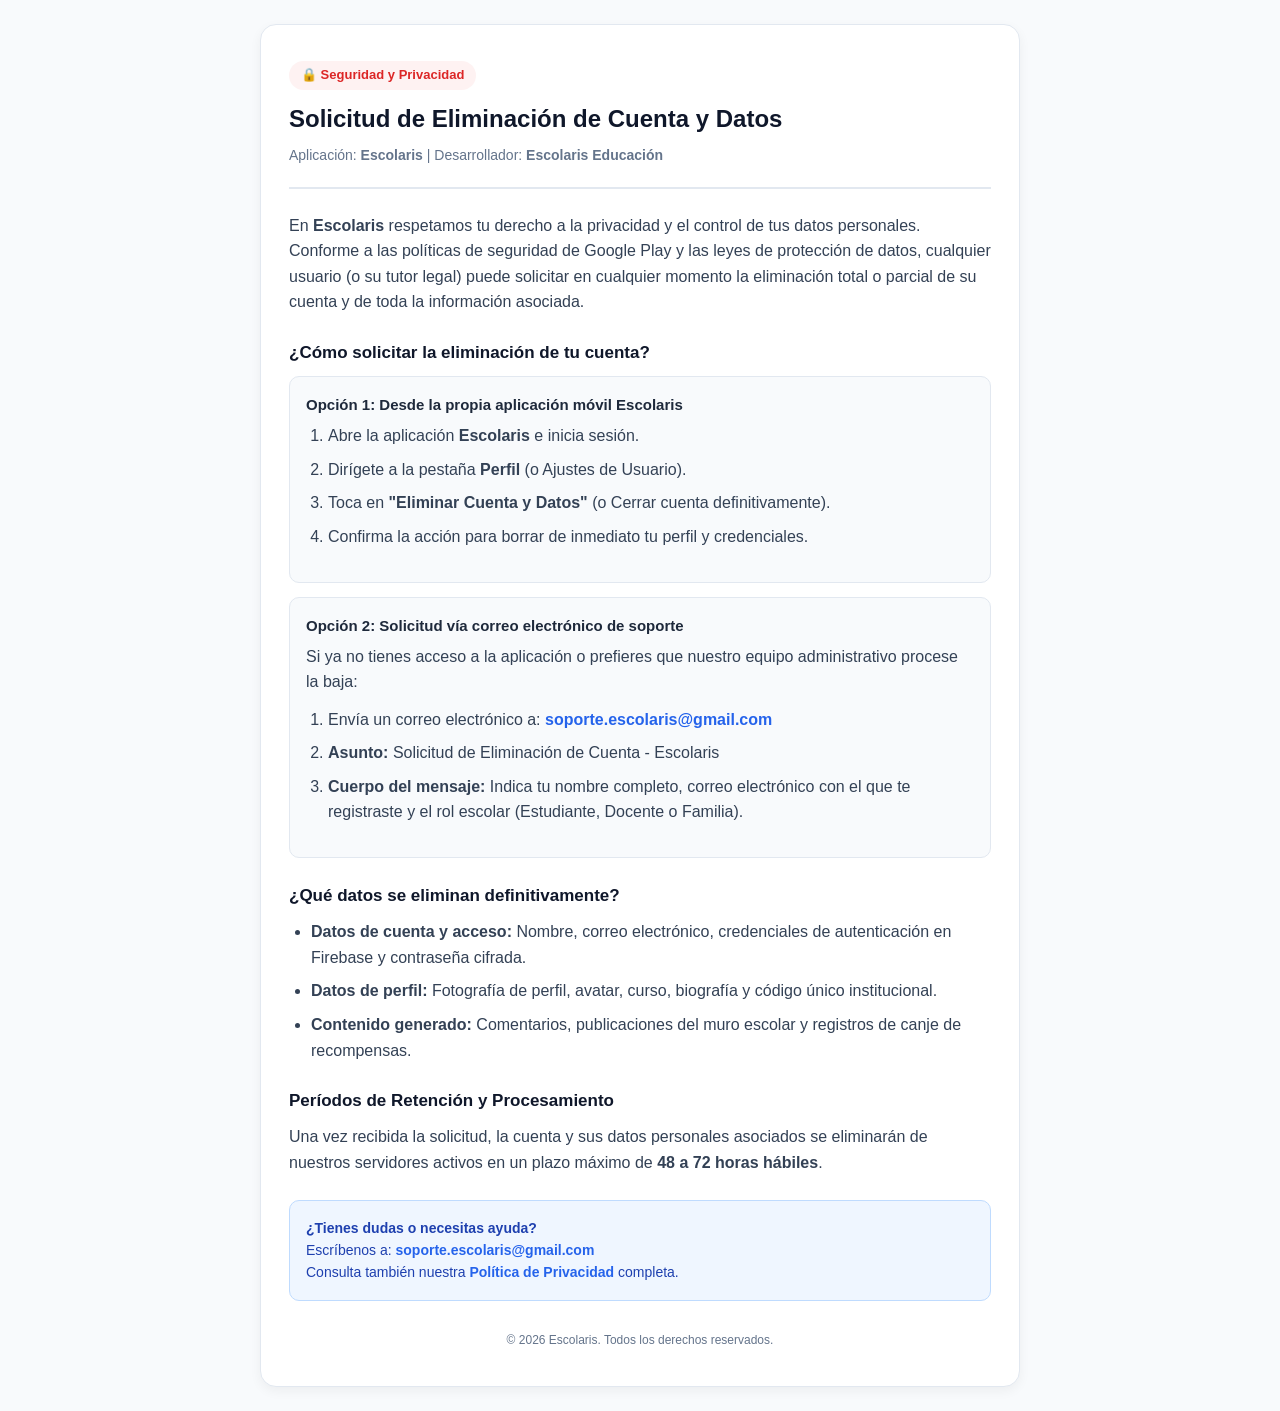
<file: public/delete-account.html>
﻿<!DOCTYPE html>
<html lang="es">
<head>
  <meta charset="UTF-8">
  <meta name="viewport" content="width=device-width, initial-scale=1.0">
  <title>Eliminación de Cuenta y Datos | Escolaris</title>
  <link rel="icon" type="image/png" href="icon-192.png">
  <style>
    :root {
      --primary: #dc2626;
      --primary-hover: #b91c1c;
      --bg: #f8fafc;
      --card-bg: #ffffff;
      --text: #1e293b;
      --text-muted: #64748b;
      --border: #e2e8f0;
    }
    * {
      box-sizing: border-box;
      margin: 0;
      padding: 0;
    }
    body {
      font-family: -apple-system, BlinkMacSystemFont, "Segoe UI", Roboto, Helvetica, Arial, sans-serif;
      background-color: var(--bg);
      color: var(--text);
      line-height: 1.6;
      padding: 24px 16px;
    }
    .container {
      max-width: 760px;
      margin: 0 auto;
      background: var(--card-bg);
      border-radius: 16px;
      border: 1px solid var(--border);
      box-shadow: 0 4px 12px rgba(0, 0, 0, 0.05);
      padding: 36px 28px;
    }
    .header {
      border-bottom: 2px solid var(--border);
      padding-bottom: 20px;
      margin-bottom: 24px;
    }
    .badge {
      display: inline-flex;
      align-items: center;
      gap: 6px;
      background: #fef2f2;
      color: var(--primary);
      padding: 4px 12px;
      border-radius: 9999px;
      font-weight: 700;
      font-size: 13px;
      margin-bottom: 10px;
    }
    h1 {
      font-size: 24px;
      color: #0f172a;
      font-weight: 800;
      margin-bottom: 6px;
    }
    .app-info {
      font-size: 14px;
      color: var(--text-muted);
    }
    h2 {
      font-size: 17px;
      color: #0f172a;
      font-weight: 700;
      margin-top: 24px;
      margin-bottom: 10px;
    }
    p {
      margin-bottom: 12px;
      color: #334155;
    }
    ol, ul {
      margin-bottom: 16px;
      padding-left: 22px;
    }
    li {
      margin-bottom: 8px;
      color: #334155;
    }
    .card-step {
      background: #f8fafc;
      border: 1px solid #e2e8f0;
      border-radius: 10px;
      padding: 16px;
      margin-bottom: 14px;
    }
    .card-step h3 {
      font-size: 15px;
      color: #1e293b;
      margin-bottom: 6px;
    }
    .contact-alert {
      background: #eff6ff;
      border: 1px solid #bfdbfe;
      border-radius: 10px;
      padding: 16px;
      margin-top: 24px;
      font-size: 14px;
      color: #1e40af;
    }
    a {
      color: #2563eb;
      font-weight: 600;
      text-decoration: none;
    }
    a:hover {
      text-decoration: underline;
    }
    footer {
      margin-top: 30px;
      text-align: center;
      font-size: 12px;
      color: var(--text-muted);
    }
  </style>
</head>
<body>
  <div class="container">
    <div class="header">
      <div class="badge">🔒 Seguridad y Privacidad</div>
      <h1>Solicitud de Eliminación de Cuenta y Datos</h1>
      <div class="app-info">Aplicación: <strong>Escolaris</strong> | Desarrollador: <strong>Escolaris Educación</strong></div>
    </div>

    <p>
      En <strong>Escolaris</strong> respetamos tu derecho a la privacidad y el control de tus datos personales. Conforme a las políticas de seguridad de Google Play y las leyes de protección de datos, cualquier usuario (o su tutor legal) puede solicitar en cualquier momento la eliminación total o parcial de su cuenta y de toda la información asociada.
    </p>

    <h2>¿Cómo solicitar la eliminación de tu cuenta?</h2>
    
    <div class="card-step">
      <h3>Opción 1: Desde la propia aplicación móvil Escolaris</h3>
      <ol>
        <li>Abre la aplicación <strong>Escolaris</strong> e inicia sesión.</li>
        <li>Dirígete a la pestaña <strong>Perfil</strong> (o Ajustes de Usuario).</li>
        <li>Toca en <strong>"Eliminar Cuenta y Datos"</strong> (o Cerrar cuenta definitivamente).</li>
        <li>Confirma la acción para borrar de inmediato tu perfil y credenciales.</li>
      </ol>
    </div>

    <div class="card-step">
      <h3>Opción 2: Solicitud vía correo electrónico de soporte</h3>
      <p>Si ya no tienes acceso a la aplicación o prefieres que nuestro equipo administrativo procese la baja:</p>
      <ol>
        <li>Envía un correo electrónico a: <a href="mailto:soporte.escolaris@gmail.com">soporte.escolaris@gmail.com</a></li>
        <li><strong>Asunto:</strong> Solicitud de Eliminación de Cuenta - Escolaris</li>
        <li><strong>Cuerpo del mensaje:</strong> Indica tu nombre completo, correo electrónico con el que te registraste y el rol escolar (Estudiante, Docente o Familia).</li>
      </ol>
    </div>

    <h2>¿Qué datos se eliminan definitivamente?</h2>
    <ul>
      <li><strong>Datos de cuenta y acceso:</strong> Nombre, correo electrónico, credenciales de autenticación en Firebase y contraseña cifrada.</li>
      <li><strong>Datos de perfil:</strong> Fotografía de perfil, avatar, curso, biografía y código único institucional.</li>
      <li><strong>Contenido generado:</strong> Comentarios, publicaciones del muro escolar y registros de canje de recompensas.</li>
    </ul>

    <h2>Períodos de Retención y Procesamiento</h2>
    <p>
      Una vez recibida la solicitud, la cuenta y sus datos personales asociados se eliminarán de nuestros servidores activos en un plazo máximo de <strong>48 a 72 horas hábiles</strong>.
    </p>

    <div class="contact-alert">
      <strong>¿Tienes dudas o necesitas ayuda?</strong><br>
      Escríbenos a: <a href="mailto:soporte.escolaris@gmail.com">soporte.escolaris@gmail.com</a><br>
      Consulta también nuestra <a href="privacy.html">Política de Privacidad</a> completa.
    </div>

    <footer>
      &copy; 2026 Escolaris. Todos los derechos reservados.
    </footer>
  </div>
</body>
</html>
</file>
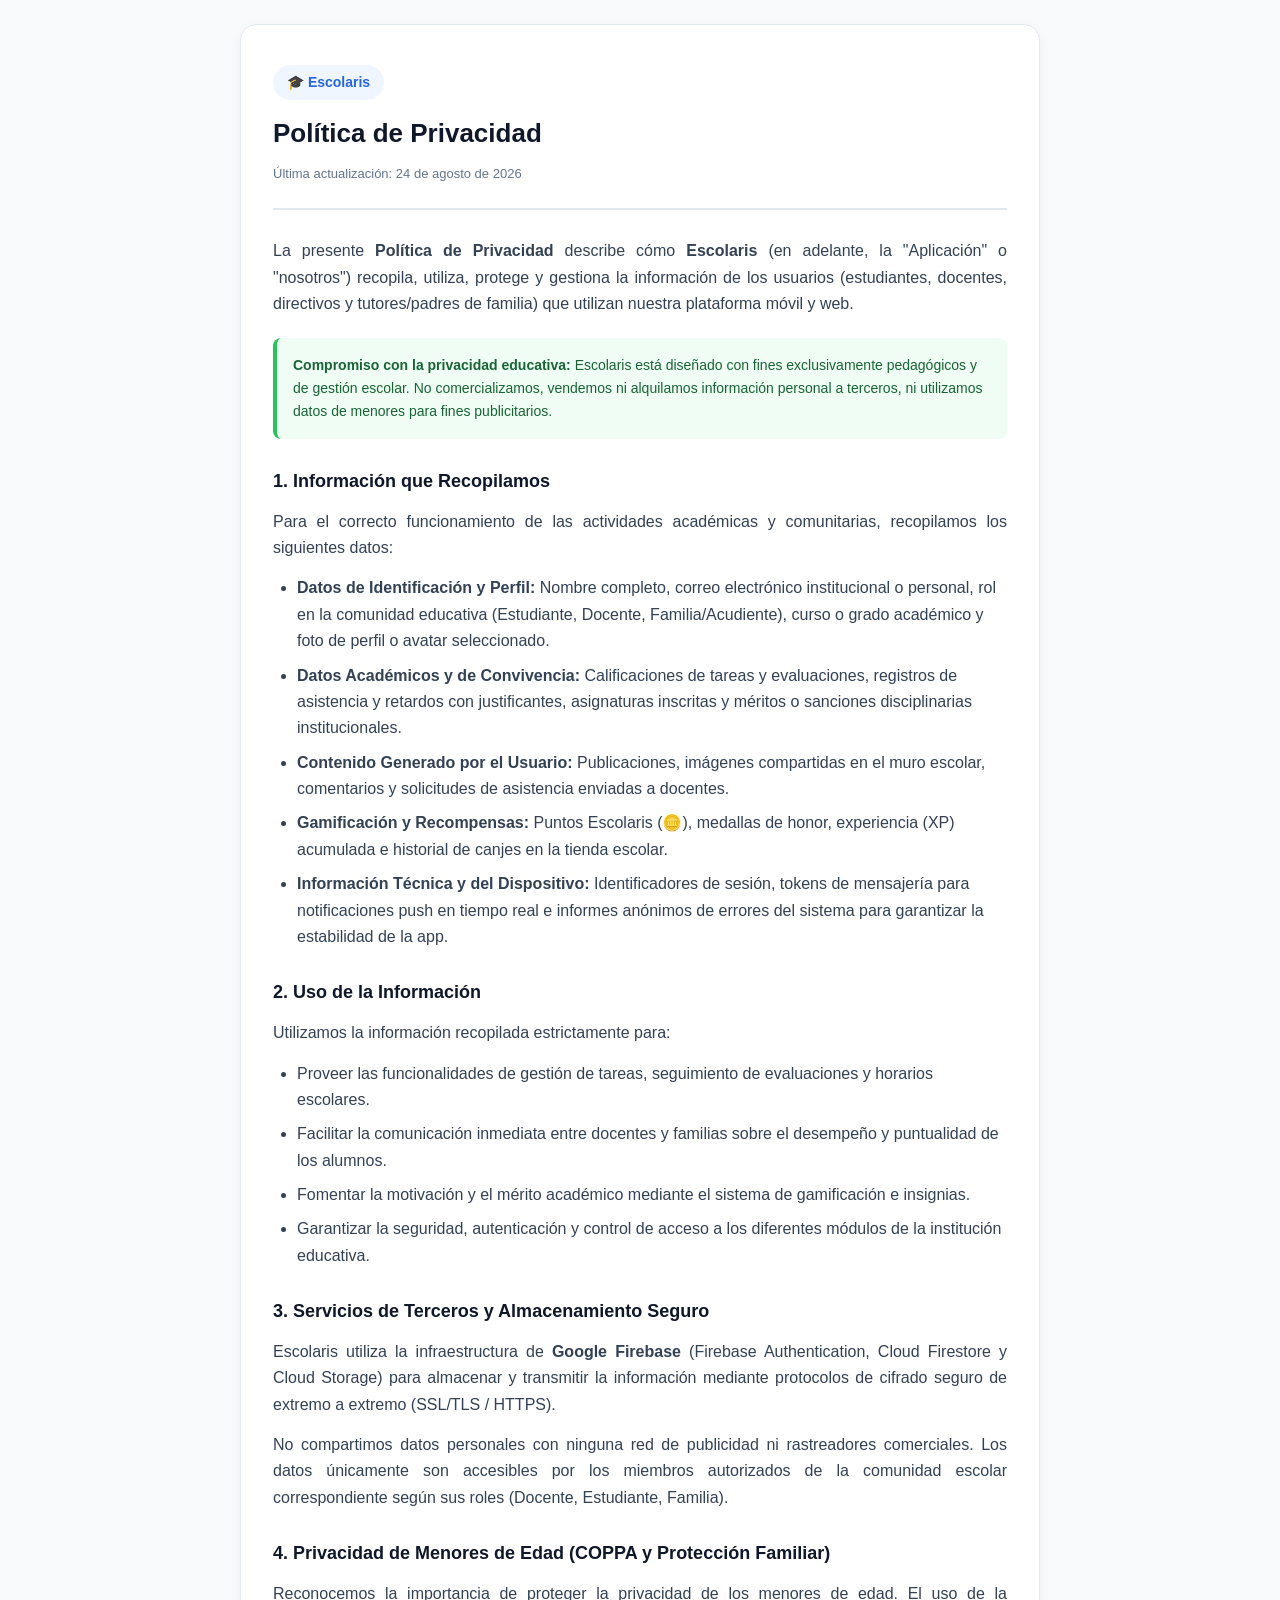
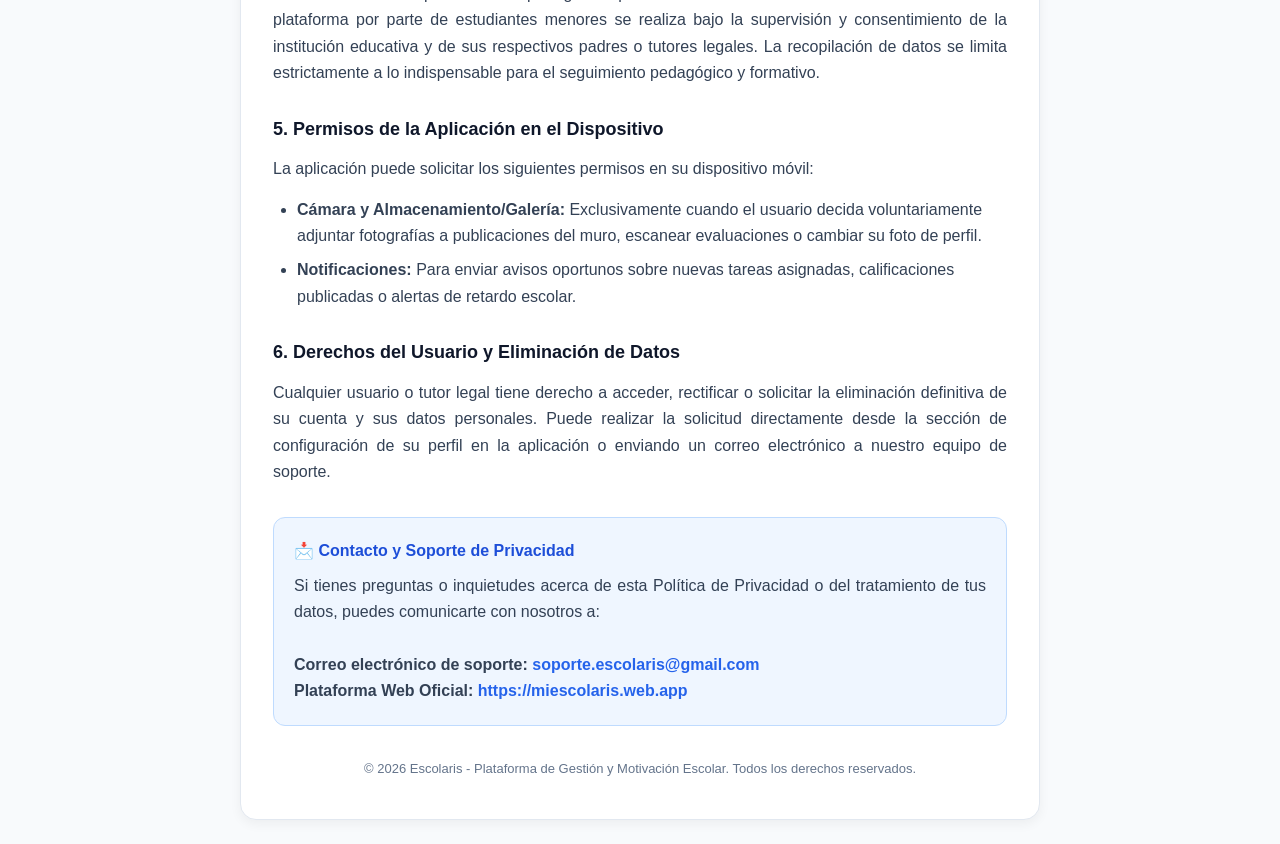
<file: public/privacy.html>
﻿<!DOCTYPE html>
<html lang="es">
<head>
  <meta charset="UTF-8">
  <meta name="viewport" content="width=device-width, initial-scale=1.0">
  <title>Política de Privacidad | Escolaris</title>
  <link rel="icon" type="image/png" href="icon-192.png">
  <style>
    :root {
      --primary: #2563eb;
      --primary-dark: #1d4ed8;
      --bg: #f8fafc;
      --card-bg: #ffffff;
      --text: #1e293b;
      --text-muted: #64748b;
      --border: #e2e8f0;
      --accent: #f59e0b;
    }
    * {
      box-sizing: border-box;
      margin: 0;
      padding: 0;
    }
    body {
      font-family: -apple-system, BlinkMacSystemFont, "Segoe UI", Roboto, Helvetica, Arial, sans-serif;
      background-color: var(--bg);
      color: var(--text);
      line-height: 1.65;
      padding: 24px 16px;
    }
    .container {
      max-width: 800px;
      margin: 0 auto;
      background: var(--card-bg);
      border-radius: 16px;
      border: 1px solid var(--border);
      box-shadow: 0 4px 12px rgba(0, 0, 0, 0.05);
      padding: 40px 32px;
    }
    .header {
      border-bottom: 2px solid var(--border);
      padding-bottom: 24px;
      margin-bottom: 28px;
    }
    .logo-badge {
      display: inline-flex;
      align-items: center;
      gap: 8px;
      background: #eff6ff;
      color: var(--primary);
      padding: 6px 14px;
      border-radius: 9999px;
      font-weight: 700;
      font-size: 14px;
      margin-bottom: 12px;
    }
    h1 {
      font-size: 26px;
      color: #0f172a;
      font-weight: 800;
      margin-bottom: 8px;
    }
    .last-updated {
      font-size: 13px;
      color: var(--text-muted);
    }
    h2 {
      font-size: 18px;
      color: #0f172a;
      font-weight: 700;
      margin-top: 28px;
      margin-bottom: 12px;
      display: flex;
      align-items: center;
      gap: 8px;
    }
    p {
      margin-bottom: 14px;
      color: #334155;
      text-align: justify;
    }
    ul {
      margin-bottom: 16px;
      padding-left: 24px;
    }
    li {
      margin-bottom: 8px;
      color: #334155;
    }
    .highlight-box {
      background: #f0fdf4;
      border-left: 4px solid #22c55e;
      padding: 16px;
      border-radius: 8px;
      margin: 20px 0;
      font-size: 14px;
      color: #166534;
    }
    .contact-box {
      background: #eff6ff;
      border-radius: 12px;
      padding: 20px;
      margin-top: 32px;
      border: 1px solid #bfdbfe;
    }
    .contact-box h3 {
      color: var(--primary-dark);
      margin-bottom: 8px;
      font-size: 16px;
    }
    a {
      color: var(--primary);
      text-decoration: none;
      font-weight: 600;
    }
    a:hover {
      text-decoration: underline;
    }
    footer {
      margin-top: 32px;
      text-align: center;
      font-size: 13px;
      color: var(--text-muted);
    }
  </style>
</head>
<body>
  <div class="container">
    <div class="header">
      <div class="logo-badge">🎓 Escolaris</div>
      <h1>Política de Privacidad</h1>
      <div class="last-updated">Última actualización: 24 de agosto de 2026</div>
    </div>

    <p>
      La presente <strong>Política de Privacidad</strong> describe cómo <strong>Escolaris</strong> (en adelante, la "Aplicación" o "nosotros") recopila, utiliza, protege y gestiona la información de los usuarios (estudiantes, docentes, directivos y tutores/padres de familia) que utilizan nuestra plataforma móvil y web.
    </p>

    <div class="highlight-box">
      <strong>Compromiso con la privacidad educativa:</strong> Escolaris está diseñado con fines exclusivamente pedagógicos y de gestión escolar. No comercializamos, vendemos ni alquilamos información personal a terceros, ni utilizamos datos de menores para fines publicitarios.
    </div>

    <h2>1. Información que Recopilamos</h2>
    <p>Para el correcto funcionamiento de las actividades académicas y comunitarias, recopilamos los siguientes datos:</p>
    <ul>
      <li><strong>Datos de Identificación y Perfil:</strong> Nombre completo, correo electrónico institucional o personal, rol en la comunidad educativa (Estudiante, Docente, Familia/Acudiente), curso o grado académico y foto de perfil o avatar seleccionado.</li>
      <li><strong>Datos Académicos y de Convivencia:</strong> Calificaciones de tareas y evaluaciones, registros de asistencia y retardos con justificantes, asignaturas inscritas y méritos o sanciones disciplinarias institucionales.</li>
      <li><strong>Contenido Generado por el Usuario:</strong> Publicaciones, imágenes compartidas en el muro escolar, comentarios y solicitudes de asistencia enviadas a docentes.</li>
      <li><strong>Gamificación y Recompensas:</strong> Puntos Escolaris (🪙), medallas de honor, experiencia (XP) acumulada e historial de canjes en la tienda escolar.</li>
      <li><strong>Información Técnica y del Dispositivo:</strong> Identificadores de sesión, tokens de mensajería para notificaciones push en tiempo real e informes anónimos de errores del sistema para garantizar la estabilidad de la app.</li>
    </ul>

    <h2>2. Uso de la Información</h2>
    <p>Utilizamos la información recopilada estrictamente para:</p>
    <ul>
      <li>Proveer las funcionalidades de gestión de tareas, seguimiento de evaluaciones y horarios escolares.</li>
      <li>Facilitar la comunicación inmediata entre docentes y familias sobre el desempeño y puntualidad de los alumnos.</li>
      <li>Fomentar la motivación y el mérito académico mediante el sistema de gamificación e insignias.</li>
      <li>Garantizar la seguridad, autenticación y control de acceso a los diferentes módulos de la institución educativa.</li>
    </ul>

    <h2>3. Servicios de Terceros y Almacenamiento Seguro</h2>
    <p>
      Escolaris utiliza la infraestructura de <strong>Google Firebase</strong> (Firebase Authentication, Cloud Firestore y Cloud Storage) para almacenar y transmitir la información mediante protocolos de cifrado seguro de extremo a extremo (SSL/TLS / HTTPS).
    </p>
    <p>
      No compartimos datos personales con ninguna red de publicidad ni rastreadores comerciales. Los datos únicamente son accesibles por los miembros autorizados de la comunidad escolar correspondiente según sus roles (Docente, Estudiante, Familia).
    </p>

    <h2>4. Privacidad de Menores de Edad (COPPA y Protección Familiar)</h2>
    <p>
      Reconocemos la importancia de proteger la privacidad de los menores de edad. El uso de la plataforma por parte de estudiantes menores se realiza bajo la supervisión y consentimiento de la institución educativa y de sus respectivos padres o tutores legales. La recopilación de datos se limita estrictamente a lo indispensable para el seguimiento pedagógico y formativo.
    </p>

    <h2>5. Permisos de la Aplicación en el Dispositivo</h2>
    <p>La aplicación puede solicitar los siguientes permisos en su dispositivo móvil:</p>
    <ul>
      <li><strong>Cámara y Almacenamiento/Galería:</strong> Exclusivamente cuando el usuario decida voluntariamente adjuntar fotografías a publicaciones del muro, escanear evaluaciones o cambiar su foto de perfil.</li>
      <li><strong>Notificaciones:</strong> Para enviar avisos oportunos sobre nuevas tareas asignadas, calificaciones publicadas o alertas de retardo escolar.</li>
    </ul>

    <h2>6. Derechos del Usuario y Eliminación de Datos</h2>
    <p>
      Cualquier usuario o tutor legal tiene derecho a acceder, rectificar o solicitar la eliminación definitiva de su cuenta y sus datos personales. Puede realizar la solicitud directamente desde la sección de configuración de su perfil en la aplicación o enviando un correo electrónico a nuestro equipo de soporte.
    </p>

    <div class="contact-box">
      <h3>📩 Contacto y Soporte de Privacidad</h3>
      <p style="margin-bottom: 0;">
        Si tienes preguntas o inquietudes acerca de esta Política de Privacidad o del tratamiento de tus datos, puedes comunicarte con nosotros a:
        <br><br>
        <strong>Correo electrónico de soporte:</strong> <a href="mailto:soporte.escolaris@gmail.com">soporte.escolaris@gmail.com</a><br>
        <strong>Plataforma Web Oficial:</strong> <a href="https://miescolaris.web.app" target="_blank">https://miescolaris.web.app</a>
      </p>
    </div>

    <footer>
      &copy; 2026 Escolaris - Plataforma de Gestión y Motivación Escolar. Todos los derechos reservados.
    </footer>
  </div>
</body>
</html>
</file>
